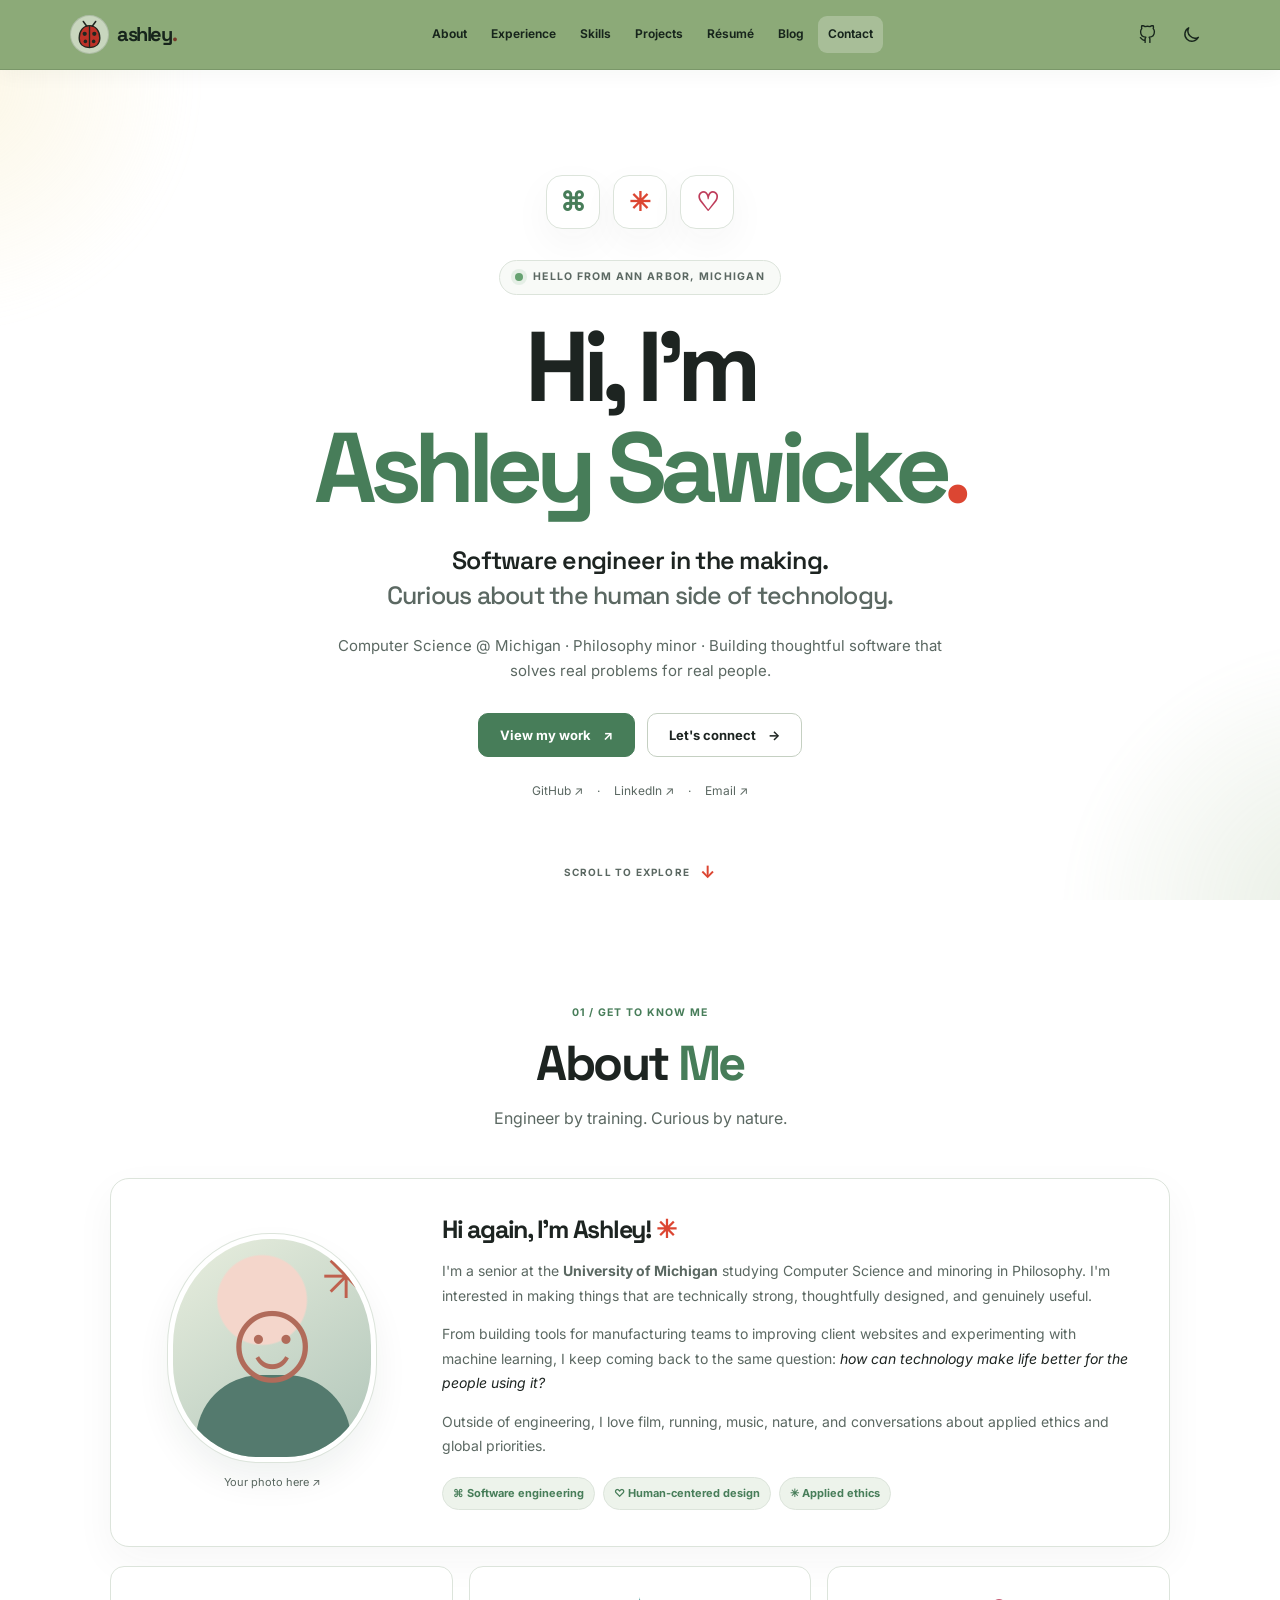
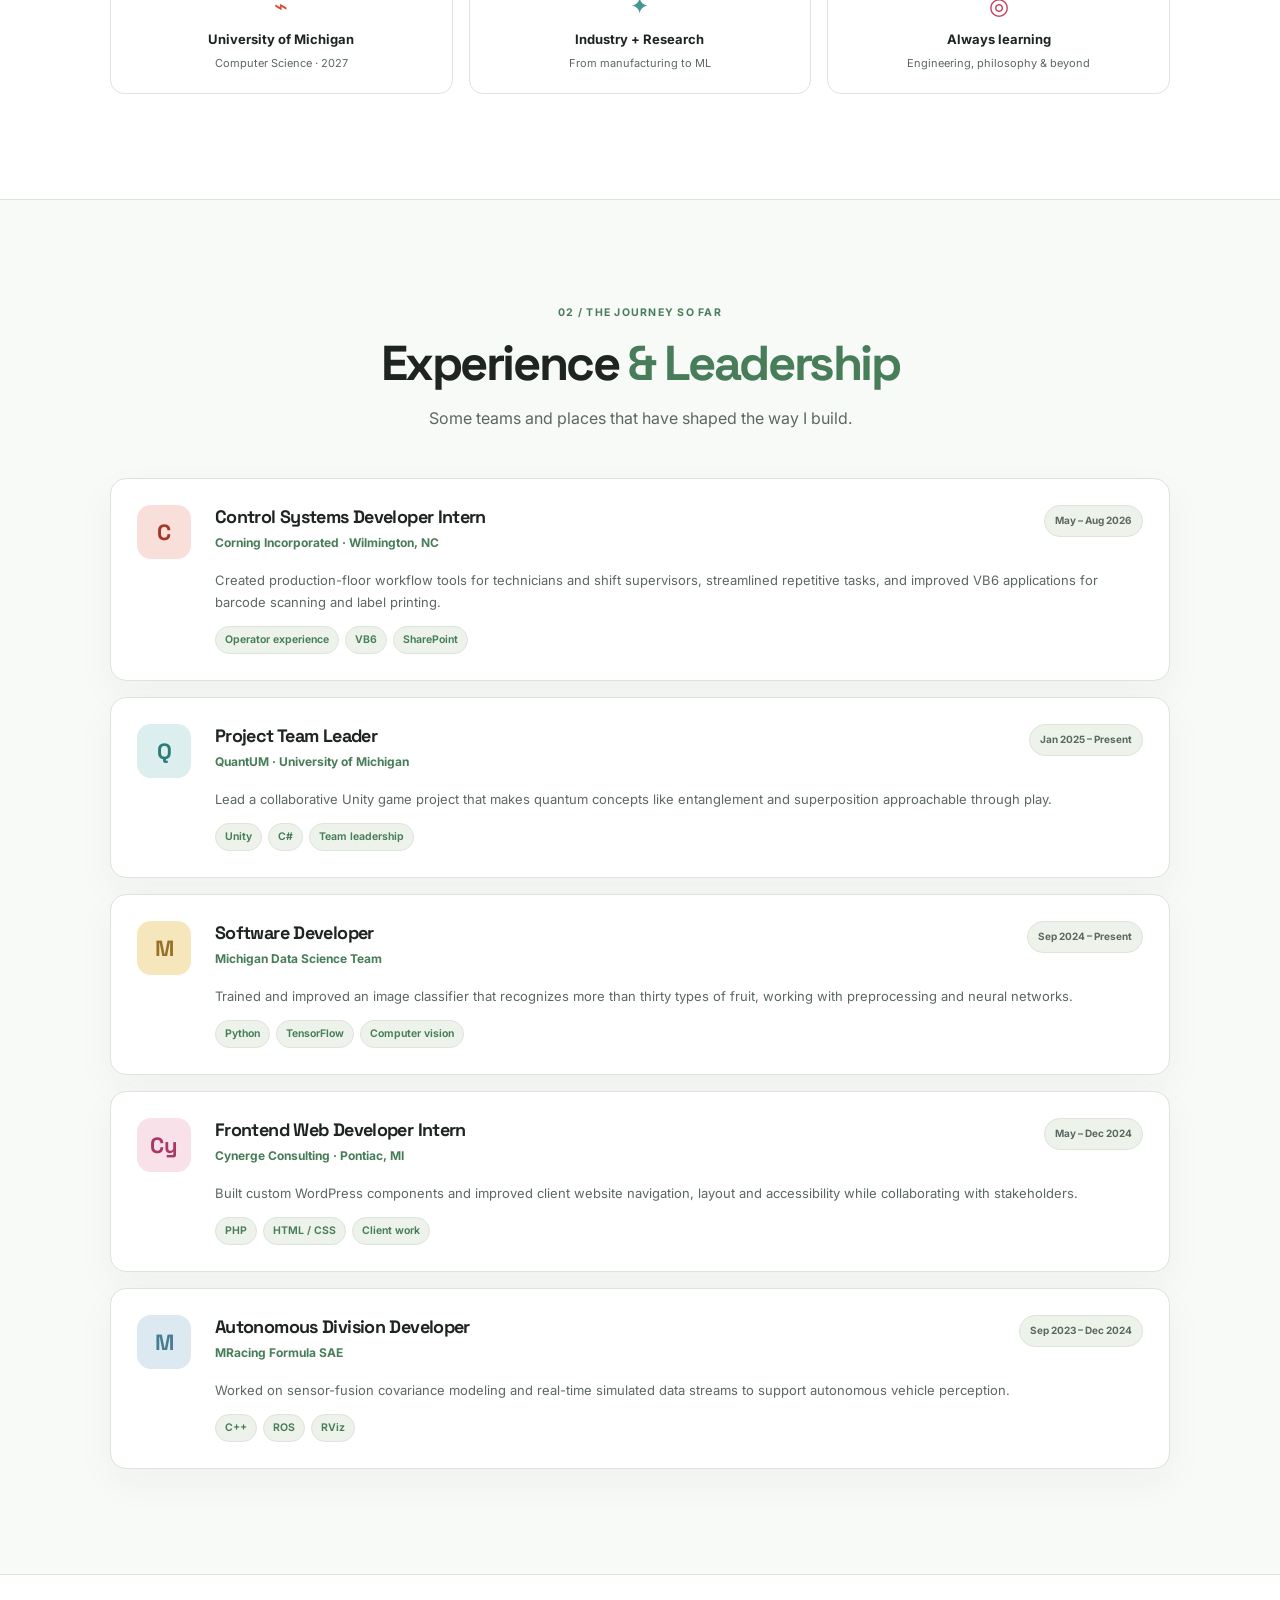
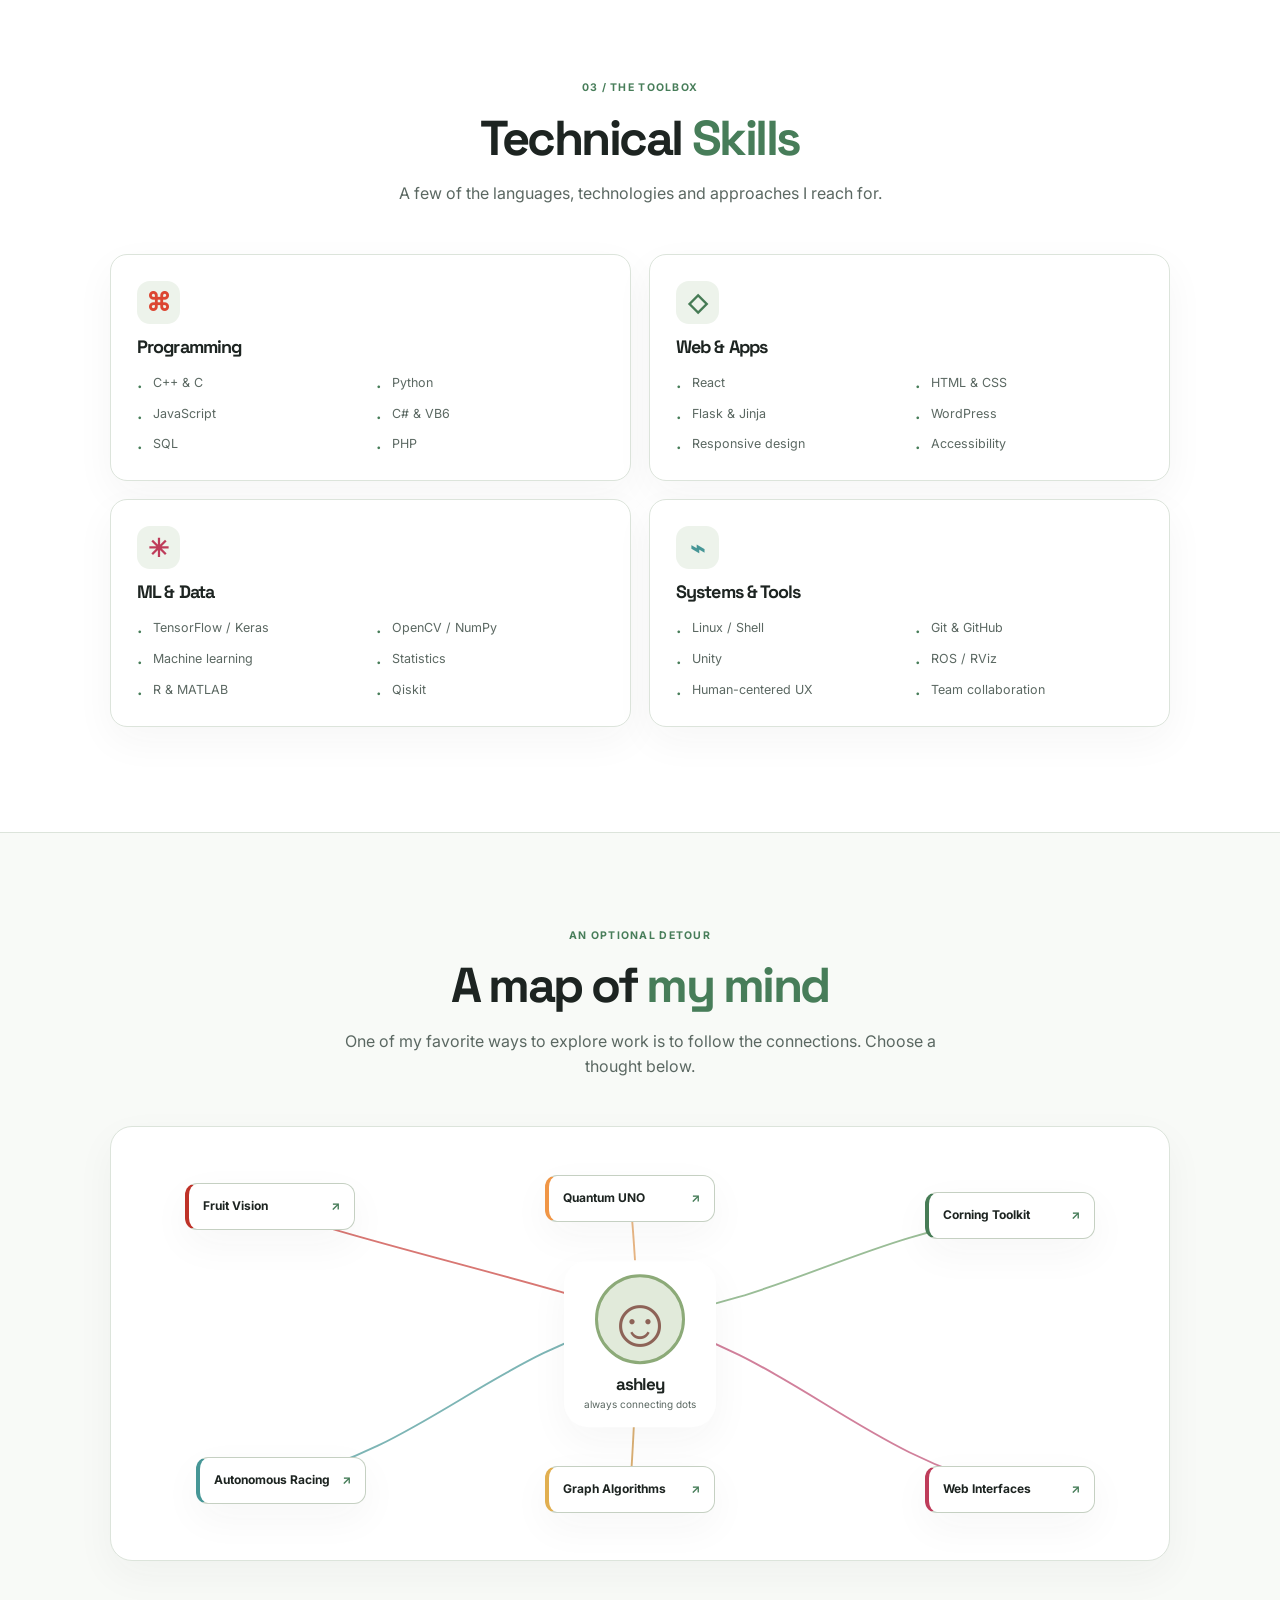
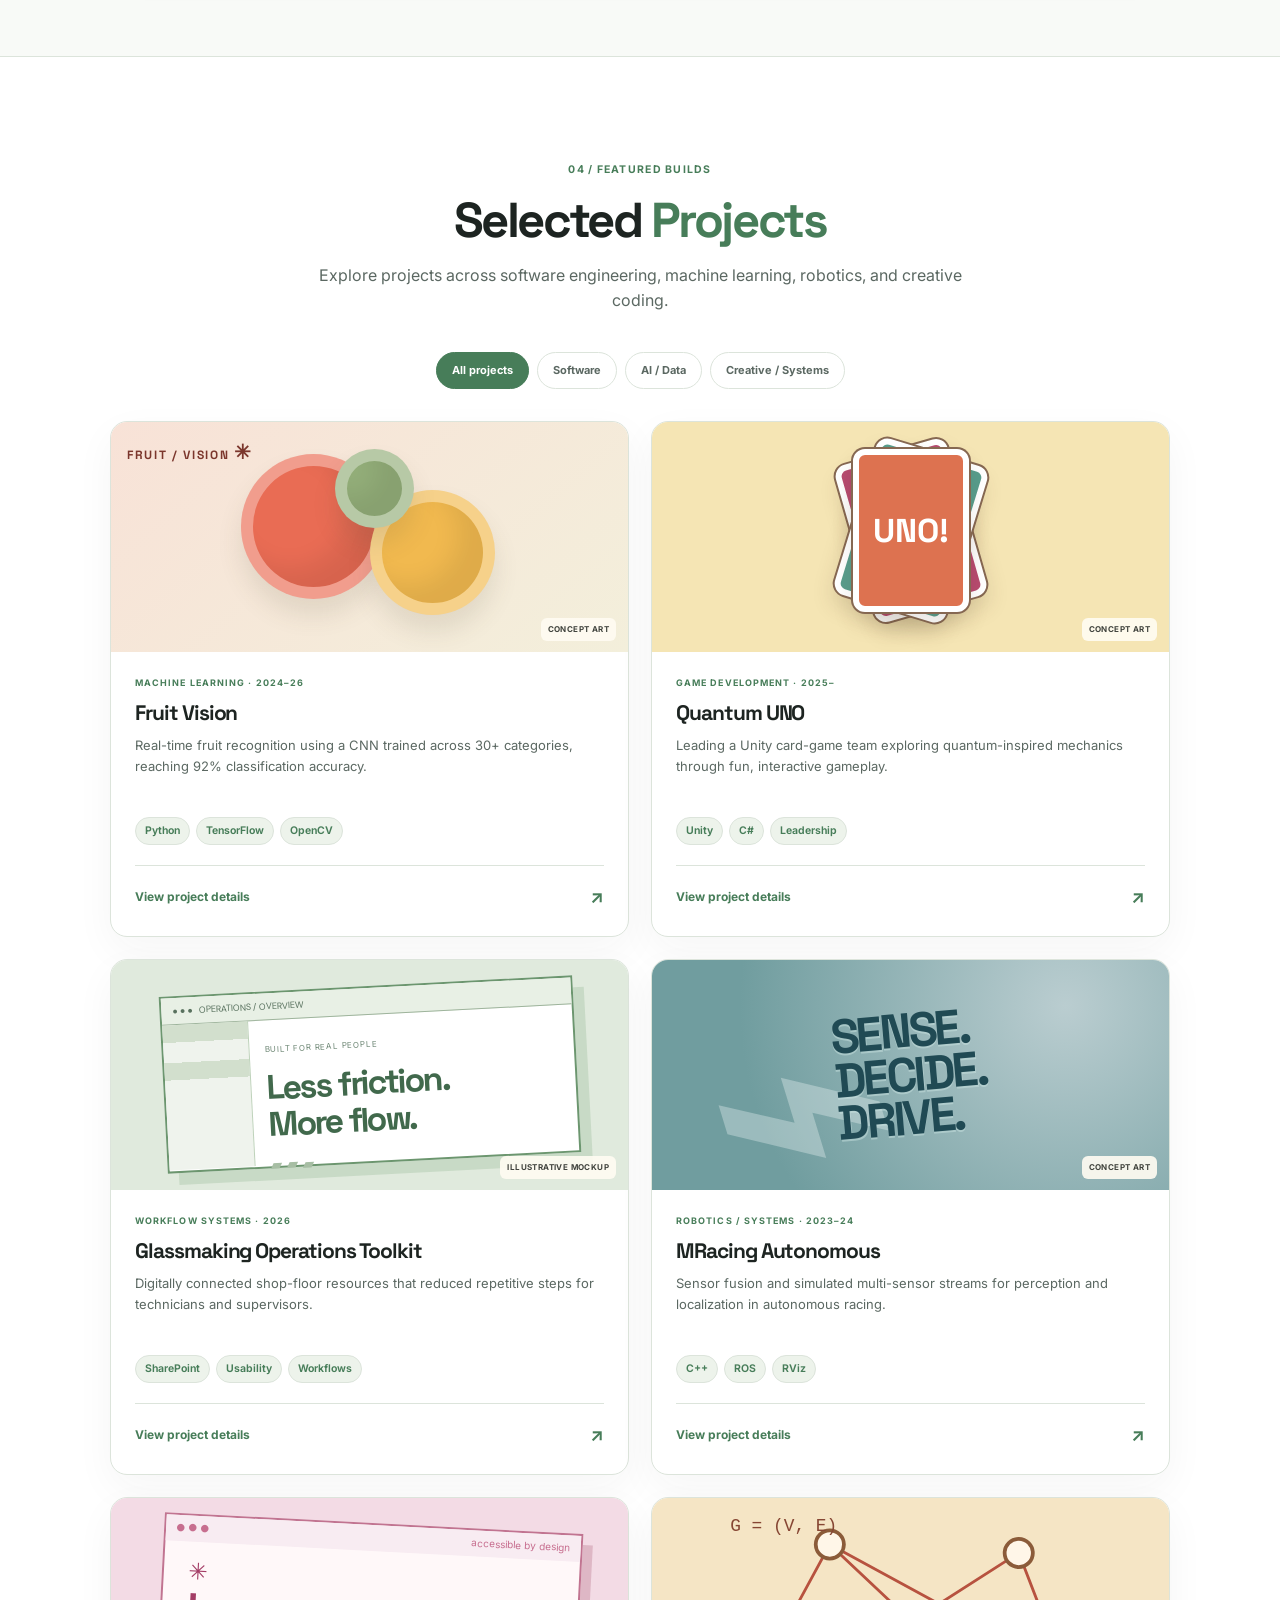
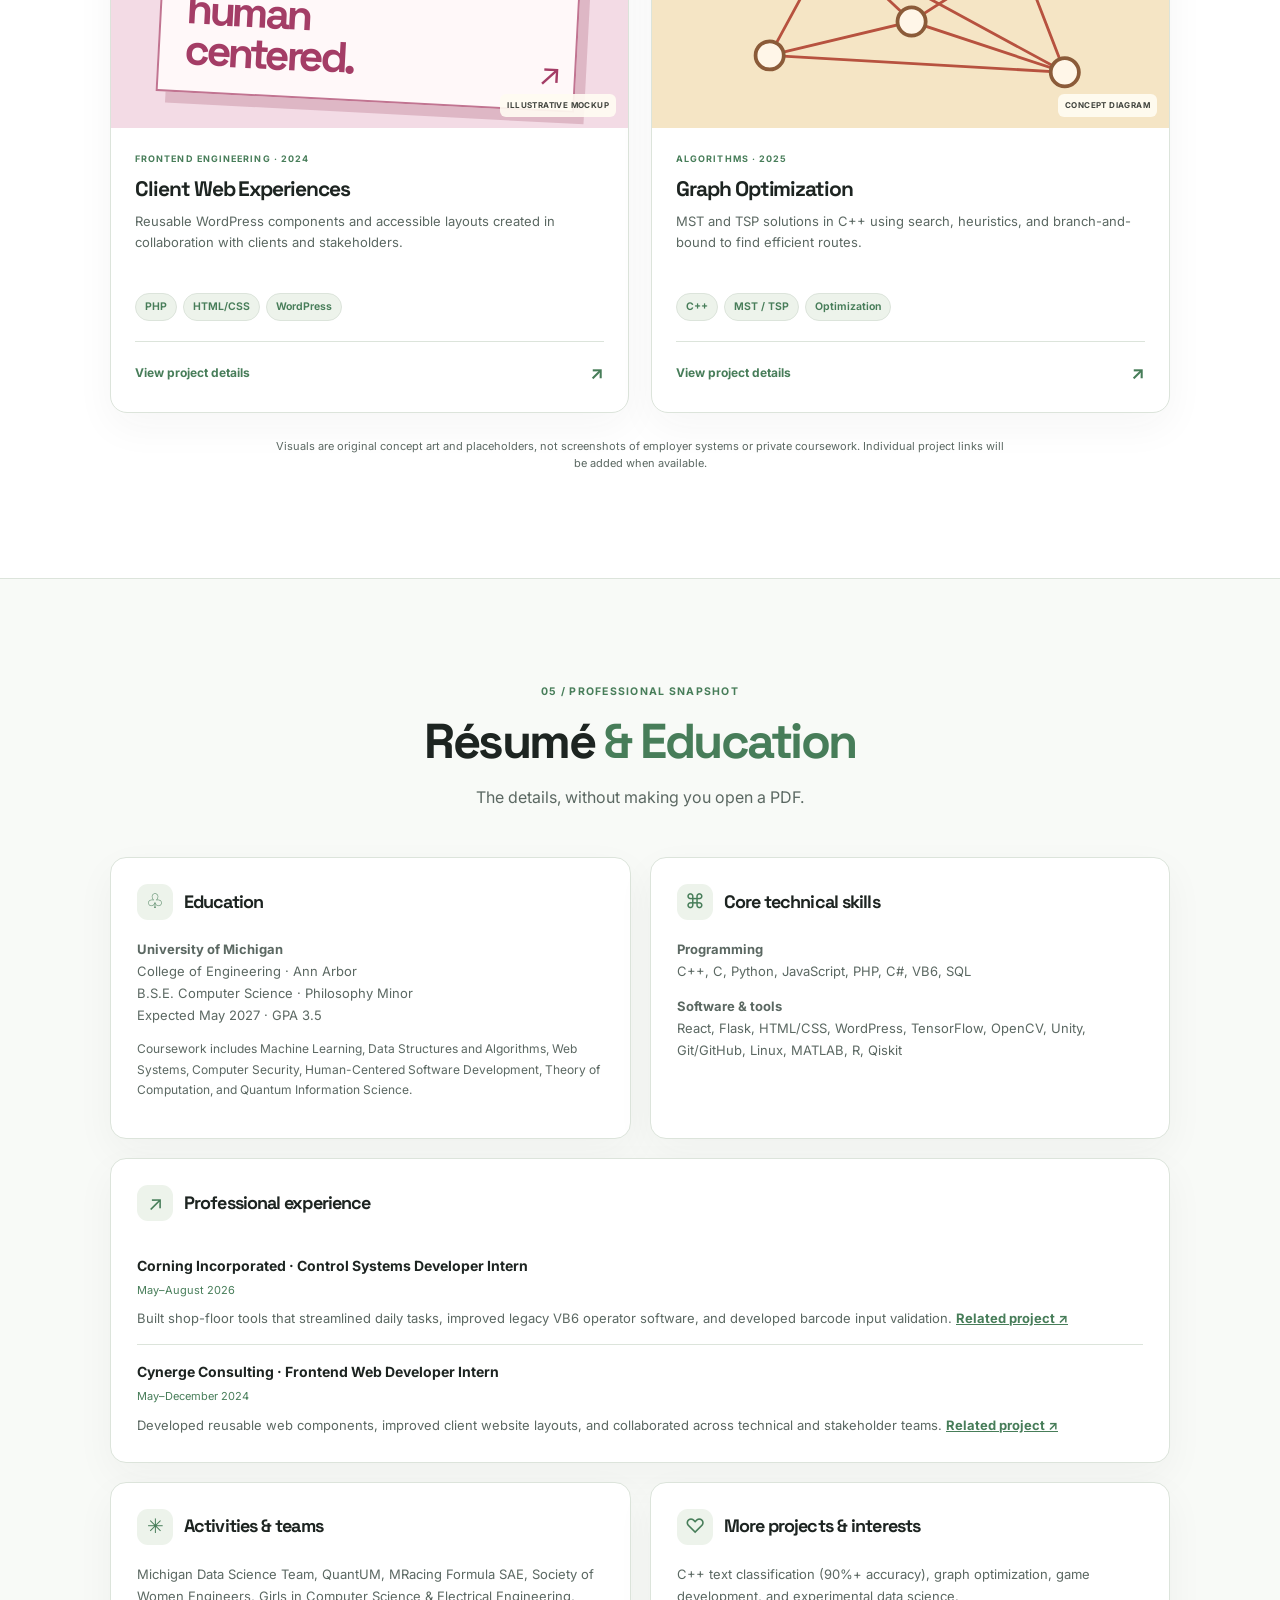
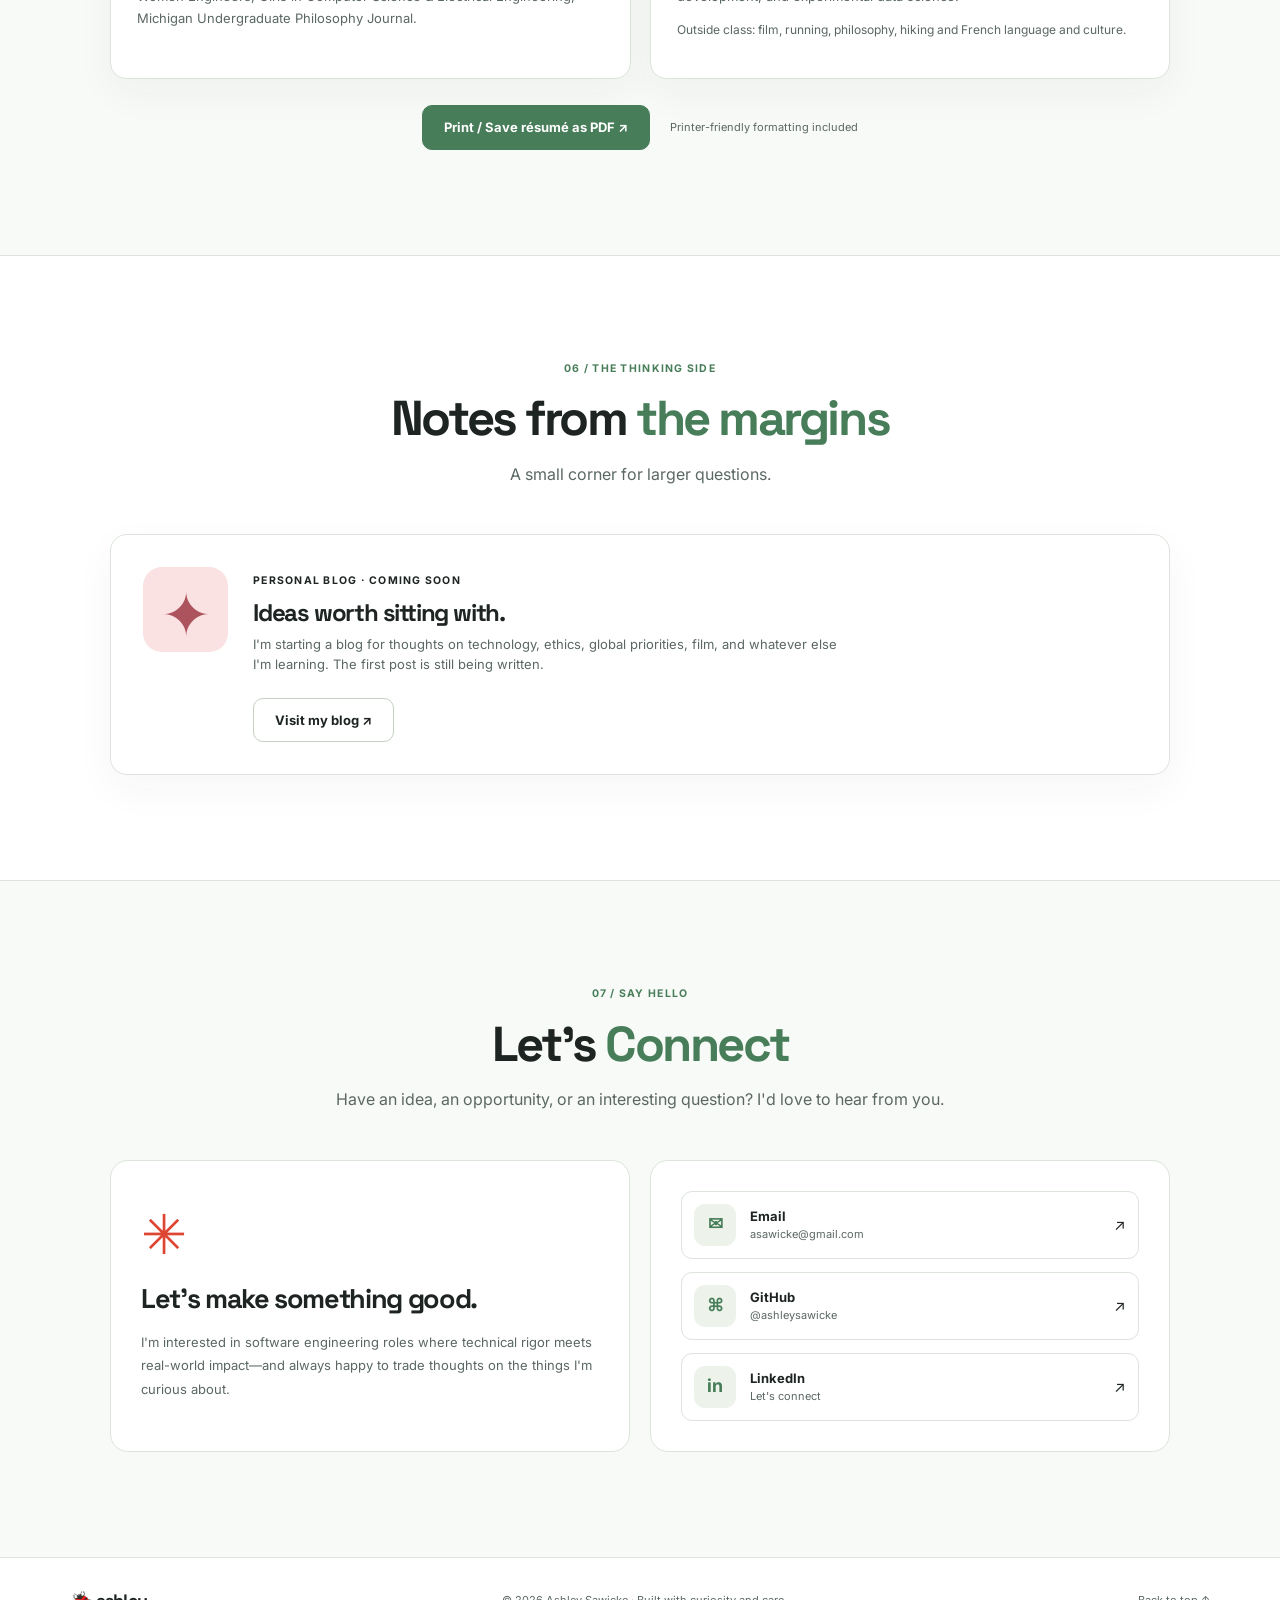
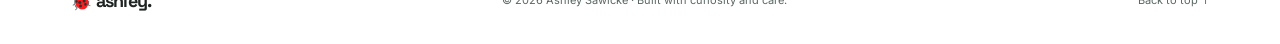
<file: index.html>
<!doctype html>
<html lang="en" data-theme="light">
<head>
<meta charset="utf-8"><meta name="viewport" content="width=device-width, initial-scale=1">
<meta name="theme-color" content="#8caa78">
<meta name="description" content="Ashley Sawicke — University of Michigan software engineering student building useful technology with curiosity and care. Projects, experience, and ideas.">
<title>Ashley Sawicke | Software Engineer & Curious Mind</title>
<meta property="og:title" content="Ashley Sawicke | Software Engineer & Curious Mind">
<meta property="og:description" content="Software, thoughtful design, and the things on my mind.">
<link rel="preconnect" href="https://fonts.googleapis.com"><link rel="preconnect" href="https://fonts.gstatic.com" crossorigin>
<link href="https://fonts.googleapis.com/css2?family=DM+Sans:wght@400;500;600;700;800&family=Inter:wght@400;500;600;700;800&family=Space+Grotesk:wght@400;500;600;700&display=swap" rel="stylesheet">
<link rel="stylesheet" href="style.css"><script defer src="script.js"></script>
<script>try{if(localStorage.getItem('ashley-theme')==='dark')document.documentElement.dataset.theme='dark'}catch(e){}</script>
</head>
<body>
<a class="skip-link" href="#main">Skip to content</a>
<header class="site-header">
  <div class="nav container">
    <a class="logo" href="#home" aria-label="Ashley Sawicke — homepage"><span class="bug" aria-hidden="true"><svg viewBox="0 0 48 48" width="33" height="33" fill="none"><path d="M24 11c-8.9 0-15 7.8-15 18.1C9 38 15 43 24 43s15-5 15-13.9C39 18.8 32.9 11 24 11Z" fill="#BE3228" stroke="#212720" stroke-width="2"/><path d="M24 11v32" stroke="#212720" stroke-width="2"/><g fill="#212720"><circle cx="17" cy="23" r="3.1"/><circle cx="31" cy="23" r="3.1"/><circle cx="18" cy="34" r="2.6"/><circle cx="30" cy="34" r="2.6"/></g><path d="m20 12-5-7m13 7 5-7" stroke="#212720" stroke-width="2.2" stroke-linecap="round"/></svg></span><strong>ashley<span>.</span></strong></a>
    <nav id="site-menu" class="site-menu" aria-label="Primary navigation">
      <a href="#about">About</a><a href="#experience">Experience</a><a href="#skills">Skills</a><a href="#projects">Projects</a><a href="#resume">Résumé</a><a href="blog/">Blog</a><a href="#contact">Contact</a>
    </nav>
    <div class="nav-actions">
      <a class="social-mini" href="https://github.com/ashleysawicke" target="_blank" rel="noopener noreferrer" aria-label="Ashley's GitHub profile"><svg viewBox="0 0 24 24" aria-hidden="true"><path d="M9 19c-4.3 1.4-4.3-2.5-6-3m12 6v-3.9a3.4 3.4 0 0 0-.9-2.7c3.2-.3 6.6-1.5 6.6-7a5.5 5.5 0 0 0-1.5-3.8 5.1 5.1 0 0 0-.1-3.8S17.9.4 15.2 2a13 13 0 0 0-6.4 0C6.1.4 4.9.8 4.9.8a5.1 5.1 0 0 0-.1 3.8 5.5 5.5 0 0 0-1.5 3.8c0 5.4 3.4 6.7 6.6 7A3.4 3.4 0 0 0 9 18.1V22" fill="none" stroke="currentColor" stroke-width="1.7" stroke-linecap="round" stroke-linejoin="round"/></svg></a>
      <button class="theme-toggle" id="theme-toggle" type="button" aria-label="Switch to dark mode" title="Toggle light/dark theme"><svg class="moon" viewBox="0 0 24 24" aria-hidden="true"><path d="M20.7 15.5a9 9 0 0 1-12.2-12A9 9 0 1 0 20.7 15.5Z" fill="none" stroke="currentColor" stroke-width="1.8" stroke-linejoin="round"/></svg><svg class="sun" viewBox="0 0 24 24" aria-hidden="true"><circle cx="12" cy="12" r="4" stroke="currentColor" fill="none" stroke-width="1.8"/><path d="M12 2v2m0 16v2M4.9 4.9l1.4 1.4m11.4 11.4 1.4 1.4M2 12h2m16 0h2M4.9 19.1l1.4-1.4M17.7 6.3l1.4-1.4" stroke="currentColor" stroke-width="1.8" stroke-linecap="round"/></svg></button>
      <button class="menu-button" type="button" id="menu-button" aria-label="Open navigation menu" aria-controls="site-menu" aria-expanded="false"><span></span><span></span><span></span></button>
    </div>
  </div>
</header>
<main id="main">
<section class="hero section" id="home">
  <div class="hero-halo hero-halo-a" aria-hidden="true"></div><div class="hero-halo hero-halo-b" aria-hidden="true"></div>
  <div class="container hero-inner">
    <div class="hero-icons" aria-hidden="true"><span>⌘</span><span>✳</span><span>♡</span></div>
    <p class="eyebrow hero-status"><span class="status-dot"></span> HELLO FROM ANN ARBOR, MICHIGAN</p>
    <h1>Hi, I'm <span class="hero-name">Ashley Sawicke<span class="small-period">.</span></span></h1>
    <p class="hero-tagline">Software engineer in the making.<br><span>Curious about the human side of technology.</span></p>
    <p class="hero-description">Computer Science @ Michigan · Philosophy minor · Building thoughtful software that solves real problems for real people.</p>
    <div class="hero-buttons"><a class="button button-primary" href="#projects">View my work <span aria-hidden="true">↗</span></a><a class="button button-secondary" href="#contact">Let's connect <span aria-hidden="true">→</span></a></div>
    <div class="hero-social"><a href="https://github.com/ashleysawicke" target="_blank" rel="noopener noreferrer">GitHub ↗</a><span>·</span><a href="https://www.linkedin.com/in/ashley-sawicke/" target="_blank" rel="noopener noreferrer">LinkedIn ↗</a><span>·</span><a href="mailto:asawicke@gmail.com">Email ↗</a></div>
    <a class="scroll-cue" href="#about">Scroll to explore <span aria-hidden="true">↓</span></a>
  </div>
</section>

<section id="about" class="section content-section"><div class="container narrow">
  <div class="section-title"><span class="section-kicker">01 / GET TO KNOW ME</span><h2>About <span>Me</span></h2><p>Engineer by training. Curious by nature.</p></div>
  <div class="about-card">
    <div class="about-avatar"><div class="avatar-art" role="img" aria-label="Illustrated portrait placeholder. Replace with Ashley's photo."><span class="avatar-face">☺</span><span class="avatar-spark">✳</span></div><span class="avatar-caption">Your photo here ↗</span></div>
    <div class="about-body"><h3>Hi again, I'm Ashley! <span class="wave" aria-hidden="true">✳</span></h3><p>I'm a senior at the <strong>University of Michigan</strong> studying Computer Science and minoring in Philosophy. I'm interested in making things that are technically strong, thoughtfully designed, and genuinely useful.</p><p>From building tools for manufacturing teams to improving client websites and experimenting with machine learning, I keep coming back to the same question: <em>how can technology make life better for the people using it?</em></p><p>Outside of engineering, I love film, running, music, nature, and conversations about applied ethics and global priorities.</p><div class="about-pills"><span>⌘ Software engineering</span><span>♡ Human-centered design</span><span>✳ Applied ethics</span></div></div>
  </div>
  <div class="quick-facts"><div><span class="fact-icon">⌁</span><strong>University of Michigan</strong><small>Computer Science · 2027</small></div><div><span class="fact-icon">✦</span><strong>Industry + Research</strong><small>From manufacturing to ML</small></div><div><span class="fact-icon">◎</span><strong>Always learning</strong><small>Engineering, philosophy & beyond</small></div></div>
</div></section>

<section id="experience" class="section content-section soft-section"><div class="container narrow">
  <div class="section-title"><span class="section-kicker">02 / THE JOURNEY SO FAR</span><h2>Experience <span>&amp; Leadership</span></h2><p>Some teams and places that have shaped the way I build.</p></div>
  <div class="experience-list">
   <article class="experience-card"><div class="org-icon coral">C</div><div class="experience-main"><div class="experience-top"><div><h3>Control Systems Developer Intern</h3><p class="org-name">Corning Incorporated · Wilmington, NC</p></div><time>May – Aug 2026</time></div><p>Created production-floor workflow tools for technicians and shift supervisors, streamlined repetitive tasks, and improved VB6 applications for barcode scanning and label printing.</p><div class="tags"><span>Operator experience</span><span>VB6</span><span>SharePoint</span></div></div></article>
   <article class="experience-card"><div class="org-icon teal">Q</div><div class="experience-main"><div class="experience-top"><div><h3>Project Team Leader</h3><p class="org-name">QuantUM · University of Michigan</p></div><time>Jan 2025 – Present</time></div><p>Lead a collaborative Unity game project that makes quantum concepts like entanglement and superposition approachable through play.</p><div class="tags"><span>Unity</span><span>C#</span><span>Team leadership</span></div></div></article>
   <article class="experience-card"><div class="org-icon golden">M</div><div class="experience-main"><div class="experience-top"><div><h3>Software Developer</h3><p class="org-name">Michigan Data Science Team</p></div><time>Sep 2024 – Present</time></div><p>Trained and improved an image classifier that recognizes more than thirty types of fruit, working with preprocessing and neural networks.</p><div class="tags"><span>Python</span><span>TensorFlow</span><span>Computer vision</span></div></div></article>
   <article class="experience-card"><div class="org-icon berry">Cy</div><div class="experience-main"><div class="experience-top"><div><h3>Frontend Web Developer Intern</h3><p class="org-name">Cynerge Consulting · Pontiac, MI</p></div><time>May – Dec 2024</time></div><p>Built custom WordPress components and improved client website navigation, layout and accessibility while collaborating with stakeholders.</p><div class="tags"><span>PHP</span><span>HTML / CSS</span><span>Client work</span></div></div></article>
   <article class="experience-card"><div class="org-icon blue">M</div><div class="experience-main"><div class="experience-top"><div><h3>Autonomous Division Developer</h3><p class="org-name">MRacing Formula SAE</p></div><time>Sep 2023 – Dec 2024</time></div><p>Worked on sensor-fusion covariance modeling and real-time simulated data streams to support autonomous vehicle perception.</p><div class="tags"><span>C++</span><span>ROS</span><span>RViz</span></div></div></article>
  </div>
</div></section>

<section id="skills" class="section content-section"><div class="container narrow"><div class="section-title"><span class="section-kicker">03 / THE TOOLBOX</span><h2>Technical <span>Skills</span></h2><p>A few of the languages, technologies and approaches I reach for.</p></div>
  <div class="skill-grid">
   <article class="skill-card"><span class="skill-symbol coral">⌘</span><h3>Programming</h3><ul><li>C++ & C</li><li>Python</li><li>JavaScript</li><li>C# & VB6</li><li>SQL</li><li>PHP</li></ul></article>
   <article class="skill-card"><span class="skill-symbol forest">◇</span><h3>Web & Apps</h3><ul><li>React</li><li>HTML & CSS</li><li>Flask & Jinja</li><li>WordPress</li><li>Responsive design</li><li>Accessibility</li></ul></article>
   <article class="skill-card"><span class="skill-symbol pink">✳</span><h3>ML & Data</h3><ul><li>TensorFlow / Keras</li><li>OpenCV / NumPy</li><li>Machine learning</li><li>Statistics</li><li>R & MATLAB</li><li>Qiskit</li></ul></article>
   <article class="skill-card"><span class="skill-symbol teal">⌁</span><h3>Systems & Tools</h3><ul><li>Linux / Shell</li><li>Git & GitHub</li><li>Unity</li><li>ROS / RViz</li><li>Human-centered UX</li><li>Team collaboration</li></ul></article>
  </div>
</div></section>

<section id="mind" class="section map-section"><div class="container narrow"><div class="section-title"><span class="section-kicker">AN OPTIONAL DETOUR</span><h2>A map of <span>my mind</span></h2><p>One of my favorite ways to explore work is to follow the connections. Choose a thought below.</p></div>
  <div class="mind-canvas" id="mind-canvas" aria-label="Project ideas connected to an illustrated portrait">
   <svg id="mind-lines" aria-hidden="true"></svg>
   <div class="mind-center"><div class="mind-avatar" aria-hidden="true">☺</div><strong>ashley</strong><small>always connecting dots</small></div>
   <a class="mind-node node-1" href="#project-fruit" data-color="#c83e38">Fruit Vision <span>↗</span></a>
   <a class="mind-node node-2" href="#project-uno" data-color="#df9750">Quantum UNO <span>↗</span></a>
   <a class="mind-node node-3" href="#project-toolkit" data-color="#70a16b">Corning Toolkit <span>↗</span></a>
   <a class="mind-node node-4" href="#project-racing" data-color="#469696">Autonomous Racing <span>↗</span></a>
   <a class="mind-node node-5" href="#project-web" data-color="#be4b71">Web Interfaces <span>↗</span></a>
   <a class="mind-node node-6" href="#project-graph" data-color="#ca8d38">Graph Algorithms <span>↗</span></a>
  </div>
</div></section>

<section id="projects" class="section content-section"><div class="container narrow">
  <div class="section-title"><span class="section-kicker">04 / FEATURED BUILDS</span><h2>Selected <span>Projects</span></h2><p>Explore projects across software engineering, machine learning, robotics, and creative coding.</p></div>
  <div class="filter-row" role="group" aria-label="Filter projects"><button class="filter active" data-filter="all" aria-pressed="true">All projects</button><button class="filter" data-filter="software" aria-pressed="false">Software</button><button class="filter" data-filter="ai" aria-pressed="false">AI / Data</button><button class="filter" data-filter="creative" aria-pressed="false">Creative / Systems</button></div>
  <div class="project-grid">
   <article class="project-card" id="project-fruit" data-category="ai"><div class="project-visual art-fruit"><div class="fruit-shapes" aria-hidden="true"><i></i><i></i><i></i></div><span class="visual-label">FRUIT / VISION <b>✳</b></span><span class="placeholder-badge">CONCEPT ART</span></div><div class="project-details"><span class="project-kind">MACHINE LEARNING · 2024–26</span><h3>Fruit Vision</h3><p>Real-time fruit recognition using a CNN trained across 30+ categories, reaching 92% classification accuracy.</p><div class="tags"><span>Python</span><span>TensorFlow</span><span>OpenCV</span></div><button class="project-open" data-project="fruit">View project details <span>↗</span></button></div></article>
   <article class="project-card" id="project-uno" data-category="creative"><div class="project-visual art-uno"><div class="uno-cards" aria-hidden="true"><i>⚛</i><i>UNO!</i><i>✧</i></div><span class="placeholder-badge">CONCEPT ART</span></div><div class="project-details"><span class="project-kind">GAME DEVELOPMENT · 2025–</span><h3>Quantum UNO</h3><p>Leading a Unity card-game team exploring quantum-inspired mechanics through fun, interactive gameplay.</p><div class="tags"><span>Unity</span><span>C#</span><span>Leadership</span></div><button class="project-open" data-project="uno">View project details <span>↗</span></button></div></article>
   <article class="project-card" id="project-toolkit" data-category="software"><div class="project-visual art-tools"><div class="fake-window" aria-hidden="true"><div class="window-header">● ● ● &nbsp; OPERATIONS / OVERVIEW</div><div class="window-body"><span class="window-side"></span><div><small>BUILT FOR REAL PEOPLE</small><strong>Less friction.<br>More flow.</strong><em>▰ ▰ ▰</em></div></div></div><span class="placeholder-badge">ILLUSTRATIVE MOCKUP</span></div><div class="project-details"><span class="project-kind">WORKFLOW SYSTEMS · 2026</span><h3>Glassmaking Operations Toolkit</h3><p>Digitally connected shop-floor resources that reduced repetitive steps for technicians and supervisors.</p><div class="tags"><span>SharePoint</span><span>Usability</span><span>Workflows</span></div><button class="project-open" data-project="toolkit">View project details <span>↗</span></button></div></article>
   <article class="project-card" id="project-racing" data-category="creative"><div class="project-visual art-racing"><span class="track" aria-hidden="true">⌁</span><span class="racing-type">SENSE.<br>DECIDE.<br>DRIVE.</span><span class="placeholder-badge">CONCEPT ART</span></div><div class="project-details"><span class="project-kind">ROBOTICS / SYSTEMS · 2023–24</span><h3>MRacing Autonomous</h3><p>Sensor fusion and simulated multi-sensor streams for perception and localization in autonomous racing.</p><div class="tags"><span>C++</span><span>ROS</span><span>RViz</span></div><button class="project-open" data-project="racing">View project details <span>↗</span></button></div></article>
   <article class="project-card" id="project-web" data-category="software"><div class="project-visual art-web"><div class="web-mock" aria-hidden="true"><div>● ● ● <span>accessible by design</span></div><section><span>✳</span><strong>human<br>centered.</strong><small>↗</small></section></div><span class="placeholder-badge">ILLUSTRATIVE MOCKUP</span></div><div class="project-details"><span class="project-kind">FRONTEND ENGINEERING · 2024</span><h3>Client Web Experiences</h3><p>Reusable WordPress components and accessible layouts created in collaboration with clients and stakeholders.</p><div class="tags"><span>PHP</span><span>HTML/CSS</span><span>WordPress</span></div><button class="project-open" data-project="web">View project details <span>↗</span></button></div></article>
   <article class="project-card" id="project-graph" data-category="software"><div class="project-visual art-graph"><svg viewBox="0 0 420 230" aria-label="Illustration of a network of five connected graph nodes" role="img"><g stroke="#b7523f" stroke-width="3" fill="none"><path d="M60 160 124 42 211 124 325 51 374 178 211 124 60 160 374 178 124 42"/></g><g fill="#fff6e8" stroke="#8b5b39" stroke-width="4"><circle cx="60" cy="160" r="15"/><circle cx="124" cy="42" r="15"/><circle cx="211" cy="124" r="15"/><circle cx="325" cy="51" r="15"/><circle cx="374" cy="178" r="15"/></g><text x="18" y="28" font-size="19" font-family="monospace" fill="#864633">G = (V, E)</text></svg><span class="placeholder-badge">CONCEPT DIAGRAM</span></div><div class="project-details"><span class="project-kind">ALGORITHMS · 2025</span><h3>Graph Optimization</h3><p>MST and TSP solutions in C++ using search, heuristics, and branch-and-bound to find efficient routes.</p><div class="tags"><span>C++</span><span>MST / TSP</span><span>Optimization</span></div><button class="project-open" data-project="graph">View project details <span>↗</span></button></div></article>
  </div><p class="project-disclaimer">Visuals are original concept art and placeholders, not screenshots of employer systems or private coursework. Individual project links will be added when available.</p>
</div></section>

<section id="resume" class="section content-section soft-section"><div class="container narrow">
 <div class="section-title"><span class="section-kicker">05 / PROFESSIONAL SNAPSHOT</span><h2>Résumé <span>&amp; Education</span></h2><p>The details, without making you open a PDF.</p></div>
 <div class="resume-columns">
  <div class="resume-panel"><div class="panel-title"><span class="panel-icon">♧</span><h3>Education</h3></div><p><strong>University of Michigan</strong><br>College of Engineering · Ann Arbor<br>B.S.E. Computer Science · Philosophy Minor<br>Expected May 2027 · GPA 3.5</p><p class="tiny-copy">Coursework includes Machine Learning, Data Structures and Algorithms, Web Systems, Computer Security, Human-Centered Software Development, Theory of Computation, and Quantum Information Science.</p></div>
  <div class="resume-panel"><div class="panel-title"><span class="panel-icon">⌘</span><h3>Core technical skills</h3></div><p><strong>Programming</strong><br>C++, C, Python, JavaScript, PHP, C#, VB6, SQL</p><p><strong>Software & tools</strong><br>React, Flask, HTML/CSS, WordPress, TensorFlow, OpenCV, Unity, Git/GitHub, Linux, MATLAB, R, Qiskit</p></div>
  <div class="resume-panel resume-wide"><div class="panel-title"><span class="panel-icon">↗</span><h3>Professional experience</h3></div><div class="resume-line"><strong>Corning Incorporated · Control Systems Developer Intern</strong><span>May–August 2026</span><p>Built shop-floor tools that streamlined daily tasks, improved legacy VB6 operator software, and developed barcode input validation. <a href="#project-toolkit">Related project ↗</a></p></div><div class="resume-line"><strong>Cynerge Consulting · Frontend Web Developer Intern</strong><span>May–December 2024</span><p>Developed reusable web components, improved client website layouts, and collaborated across technical and stakeholder teams. <a href="#project-web">Related project ↗</a></p></div></div>
  <div class="resume-panel"><div class="panel-title"><span class="panel-icon">✳</span><h3>Activities & teams</h3></div><p>Michigan Data Science Team, QuantUM, MRacing Formula SAE, Society of Women Engineers, Girls in Computer Science & Electrical Engineering, Michigan Undergraduate Philosophy Journal.</p></div>
  <div class="resume-panel"><div class="panel-title"><span class="panel-icon">♡</span><h3>More projects & interests</h3></div><p>C++ text classification (90%+ accuracy), graph optimization, game development, and experimental data science.</p><p class="tiny-copy">Outside class: film, running, philosophy, hiking and French language and culture.</p></div>
 </div>
 <div class="resume-footer"><button type="button" class="button button-primary" id="print-resume">Print / Save résumé as PDF ↗</button><span>Printer-friendly formatting included</span></div>
</div></section>

<section id="writing" class="section content-section"><div class="container narrow">
 <div class="section-title"><span class="section-kicker">06 / THE THINKING SIDE</span><h2>Notes from <span>the margins</span></h2><p>A small corner for larger questions.</p></div>
 <div class="writing-preview"><div class="writing-icon">✦</div><div><span class="eyebrow">PERSONAL BLOG · COMING SOON</span><h3>Ideas worth sitting with.</h3><p>I'm starting a blog for thoughts on technology, ethics, global priorities, film, and whatever else I'm learning. The first post is still being written.</p><a href="blog/" class="button button-secondary">Visit my blog ↗</a></div></div>
</div></section>

<section id="contact" class="section content-section contact-section"><div class="container narrow">
 <div class="section-title"><span class="section-kicker">07 / SAY HELLO</span><h2>Let's <span>Connect</span></h2><p>Have an idea, an opportunity, or an interesting question? I'd love to hear from you.</p></div>
 <div class="contact-panel"><div class="contact-copy"><span class="contact-symbol" aria-hidden="true">✳</span><h3>Let's make something good.</h3><p>I'm interested in software engineering roles where technical rigor meets real-world impact—and always happy to trade thoughts on the things I'm curious about.</p></div><div class="contact-options"><a href="mailto:asawicke@gmail.com"><span class="contact-icon">✉</span><span><strong>Email</strong><small>asawicke@gmail.com</small></span><span aria-hidden="true">↗</span></a><a href="https://github.com/ashleysawicke" target="_blank" rel="noopener noreferrer"><span class="contact-icon">⌘</span><span><strong>GitHub</strong><small>@ashleysawicke</small></span><span aria-hidden="true">↗</span></a><a href="https://www.linkedin.com/in/ashley-sawicke/" target="_blank" rel="noopener noreferrer"><span class="contact-icon">in</span><span><strong>LinkedIn</strong><small>Let's connect</small></span><span aria-hidden="true">↗</span></a></div></div>
</div></section>
</main>
<footer class="footer"><div class="container"><a href="#home" class="footer-logo" aria-label="Back to homepage">🐞 ashley.</a><p>© <span id="year">2026</span> Ashley Sawicke · Built with curiosity and care.</p><a href="#home">Back to top ↑</a></div></footer>

<dialog id="project-dialog" class="project-dialog" aria-labelledby="dialog-title"><div class="dialog-header"><span id="dialog-label" class="eyebrow">PROJECT NOTES</span><button type="button" class="dialog-close" id="dialog-close" aria-label="Close project details">×</button></div><h2 id="dialog-title"></h2><p id="dialog-description"></p><h3>The work</h3><p id="dialog-work"></p><h3>What I learned</h3><p id="dialog-learned"></p><div id="dialog-tags" class="tags"></div><div class="dialog-footer"><a class="button button-secondary" href="#contact" id="dialog-contact">Ask me about this ↗</a></div></dialog>
</body></html>
</file>
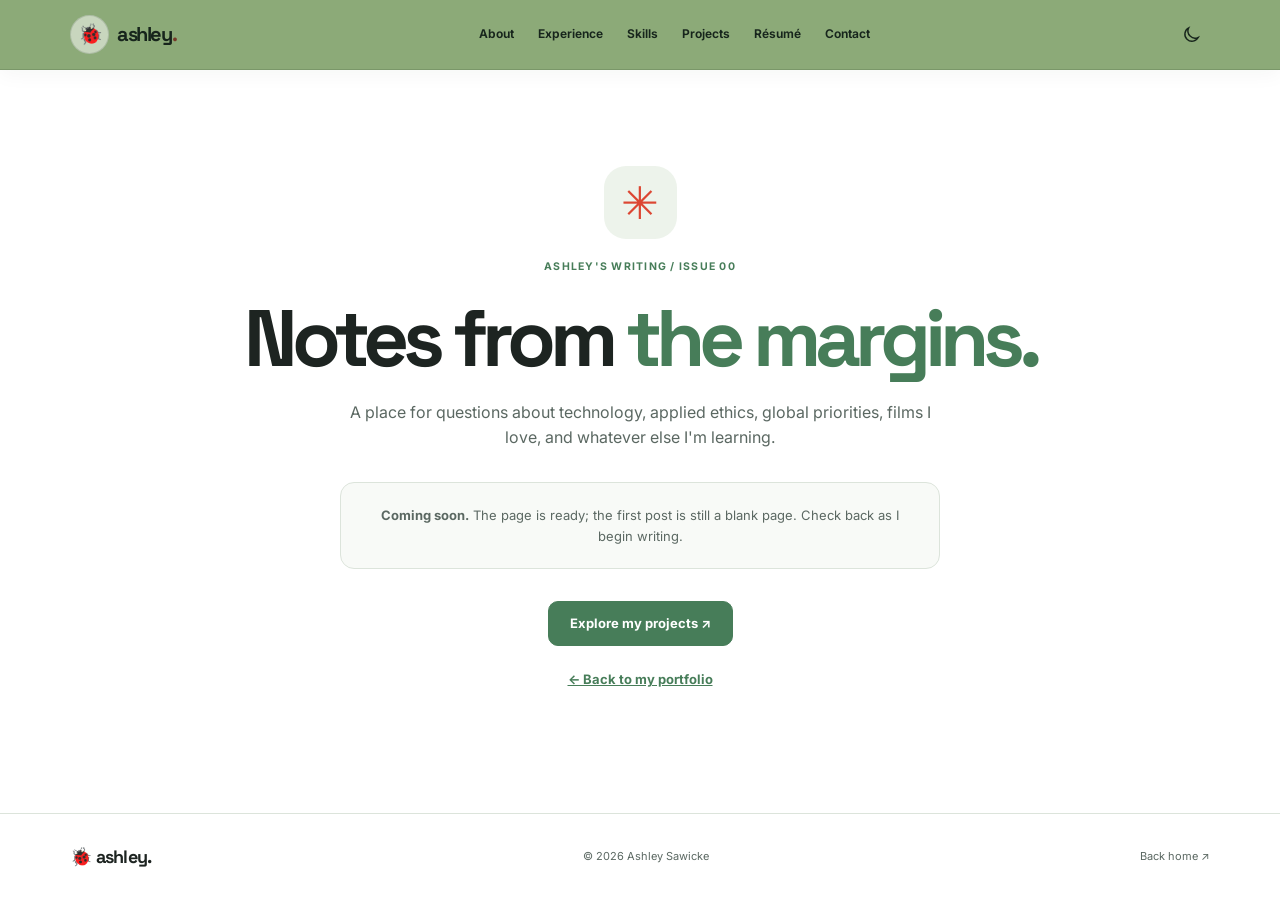
<file: blog/index.html>
<!doctype html><html lang="en" data-theme="light">
<head><meta charset="utf-8"><meta name="viewport" content="width=device-width,initial-scale=1"><meta name="theme-color" content="#8caa78"><meta name="description" content="Ashley Sawicke's personal blog — software, philosophy, film, and interesting questions."><title>Writing | Ashley Sawicke</title><link rel="preconnect" href="https://fonts.googleapis.com"><link rel="preconnect" href="https://fonts.gstatic.com" crossorigin><link href="https://fonts.googleapis.com/css2?family=Inter:wght@400;500;600;700&family=Space+Grotesk:wght@400;500;600;700&display=swap" rel="stylesheet"><link rel="stylesheet" href="../style.css"><script>try{if(localStorage.getItem('ashley-theme')==='dark')document.documentElement.dataset.theme='dark'}catch(e){}</script><script src="../script.js" defer></script><style>.blog-main{flex:1;display:flex;align-items:center;justify-content:center;text-align:center;min-height:calc(100vh - 160px);padding:90px 0}.blog-main h1{font:700 clamp(47px,7vw,80px)/1.05 'Space Grotesk';letter-spacing:-.075em;margin:20px auto;max-width:800px}.blog-main h1 span{color:var(--primary)}.blog-main p{font-size:16px;max-width:610px;margin:0 auto 25px}.blog-symbol{height:73px;width:73px;margin:0 auto 20px;border-radius:22px;background:var(--pill);color:var(--coral);display:grid;place-items:center;font-size:45px}.blog-box{padding:22px;margin:32px auto;max-width:600px;background:var(--surface-alt);border:1px solid var(--line);border-radius:14px;color:var(--muted);font-size:13px}body{min-height:100vh;display:flex;flex-direction:column}</style></head>
<body><a class="skip-link" href="#main">Skip to content</a><header class="site-header"><div class="nav container"><a class="logo" href="../#home" aria-label="Back to Ashley's homepage"><span class="bug" aria-hidden="true">🐞</span><strong>ashley<span>.</span></strong></a><nav class="site-menu" id="site-menu" aria-label="Blog navigation"><a href="../#about">About</a><a href="../#experience">Experience</a><a href="../#skills">Skills</a><a href="../#projects">Projects</a><a href="../#resume">Résumé</a><a href="../#contact">Contact</a></nav><div class="nav-actions"><button class="theme-toggle" id="theme-toggle" type="button" aria-label="Switch to dark mode" title="Toggle light/dark theme"><svg class="moon" viewBox="0 0 24 24" aria-hidden="true"><path d="M20.7 15.5a9 9 0 0 1-12.2-12A9 9 0 1 0 20.7 15.5Z" fill="none" stroke="currentColor" stroke-width="1.8"/></svg><svg class="sun" viewBox="0 0 24 24" aria-hidden="true"><circle cx="12" cy="12" r="4" stroke="currentColor" fill="none" stroke-width="2"/><path d="M12 2v2m0 16v2M2 12h2m16 0h2M5 5l2 2m10 10 2 2M5 19l2-2m10-10 2-2" stroke="currentColor" stroke-width="1.8"/></svg></button><button class="menu-button" type="button" id="menu-button" aria-controls="site-menu" aria-expanded="false" aria-label="Open navigation menu"><span></span><span></span><span></span></button></div></div></header>
<main id="main" class="blog-main"><div class="container"><div class="blog-symbol" aria-hidden="true">✳</div><span class="section-kicker">ASHLEY'S WRITING / ISSUE 00</span><h1>Notes from <span>the margins.</span></h1><p>A place for questions about technology, applied ethics, global priorities, films I love, and whatever else I'm learning.</p><div class="blog-box"><strong>Coming soon.</strong> The page is ready; the first post is still a blank page. Check back as I begin writing.</div><a href="../#projects" class="button button-primary">Explore my projects ↗</a><p style="margin-top:20px"><a href="../#home" style="color:var(--primary);font-size:13px;font-weight:700">← Back to my portfolio</a></p></div></main><footer class="footer"><div class="container"><a class="footer-logo" href="../#home">🐞 ashley.</a><p>© <span id="year">2026</span> Ashley Sawicke</p><a href="../#home">Back home ↗</a></div></footer></body></html>
</file>
<file: style.css>
:root{color-scheme:light;--bg:#ffffff;--surface:#ffffff;--surface-alt:#f8faf7;--ink:#1d2421;--muted:#5b6862;--line:#dce4db;--line-strong:#c5d0c2;--nav:rgb(140,170,120);--nav-ink:#17251c;--sage:rgb(140,170,120);--forest:#467b55;--coral:rgb(220,70,50);--rust:rgb(190,50,40);--pink:rgb(232,120,150);--berry:rgb(190,60,90);--orange:rgb(240,150,70);--gold:rgb(225,175,80);--butter:rgb(245,230,180);--rose:rgb(245,200,190);--teal:rgb(70,150,150);--blue:rgb(140,175,190);--primary:#477d59;--primary-contrast:#fff;--pill:#edf3eb;--shadow:0 14px 40px rgba(35,52,36,.045);--card-hover:0 20px 45px rgba(35,52,36,.1)}
html[data-theme="dark"]{color-scheme:dark;--bg:#101917;--surface:#17221f;--surface-alt:#13201c;--ink:#eff5ed;--muted:#b4c3b8;--line:#304338;--line-strong:#405849;--nav:#58724d;--nav-ink:#f6f9f5;--primary:#a2c596;--primary-contrast:#111d17;--pill:#283a30;--shadow:0 14px 44px rgba(0,0,0,.18);--card-hover:0 18px 42px rgba(0,0,0,.31)}
*{box-sizing:border-box}html{scroll-behavior:smooth;scroll-padding-top:88px}body{background:var(--bg);color:var(--ink);margin:0;font:15px/1.58 'Inter','DM Sans',sans-serif;-webkit-font-smoothing:antialiased;transition:background-color .2s,color .2s}button,a{font:inherit}button{cursor:pointer}a{color:inherit}a:focus-visible,button:focus-visible{outline:3px solid var(--coral);outline-offset:4px}p,h1,h2,h3,h4{margin-top:0}p{color:var(--muted)}h1,h2,h3,h4{font-family:'Space Grotesk','Inter',sans-serif;letter-spacing:-.05em;line-height:1.13}.container{width:min(1140px,calc(100% - 48px));margin:auto}.narrow{max-width:1060px}.skip-link{position:absolute;z-index:200;top:-80px;left:16px;background:var(--surface);padding:10px 16px}.skip-link:focus{top:10px}.section{padding:105px 0}.eyebrow,.section-kicker,.project-kind,.hero-status,.scroll-cue,.placeholder-badge{font-size:10.5px;letter-spacing:.12em;font-weight:700;text-transform:uppercase}.section-title{text-align:center;max-width:780px;margin:0 auto 47px}.section-kicker{color:var(--primary);display:block;margin-bottom:14px}.section-title h2{font-size:clamp(34px,4.3vw,49px);margin:0 0 15px;font-weight:700}.section-title h2 span{color:var(--primary)}.section-title>p{font-size:16px;margin:0 auto;max-width:650px}.content-section{position:relative}.soft-section{background:var(--surface-alt);border-block:1px solid var(--line)}.site-header{height:70px;position:sticky;top:0;z-index:90;border-bottom:1px solid rgba(20,42,25,.15);background:var(--nav);color:var(--nav-ink);box-shadow:0 4px 20px rgba(25,50,25,.045)}.nav{height:100%;display:flex;align-items:center;gap:21px}.logo{display:flex;align-items:center;gap:8px;font-family:'Space Grotesk';font-size:20px;text-decoration:none;letter-spacing:-.07em;white-space:nowrap}.logo strong span{color:#763a28}.bug{height:39px;width:39px;background:rgba(255,255,255,.52);border:1px solid rgba(31,49,31,.15);border-radius:50%;display:grid;place-items:center;transition:transform .2s}.logo:hover .bug{transform:rotate(18deg)}.site-menu{display:flex;gap:4px;margin:auto}.site-menu a{font-size:12px;text-decoration:none;font-weight:650;padding:9px 10px;border-radius:9px;transition:background .2s,color .2s}.site-menu a:hover,.site-menu a.active{background:rgba(255,255,255,.24)}.nav-actions{display:flex;gap:7px;align-items:center}.social-mini,.theme-toggle,.menu-button{border:0;background:transparent;color:inherit;display:grid;place-items:center;height:37px;width:37px;border-radius:10px}.social-mini:hover,.theme-toggle:hover,.menu-button:hover{background:rgba(255,255,255,.24)}.social-mini svg,.theme-toggle svg{width:19px;height:19px}.theme-toggle .sun{display:none}html[data-theme="dark"] .theme-toggle .sun{display:block}html[data-theme="dark"] .theme-toggle .moon{display:none}.menu-button{display:none}.menu-button span{display:block;width:20px;height:2px;background:currentColor;margin:2px auto;border-radius:2px}
/* Hero: centered, restrained, reference-inspired */
.hero{min-height:690px;height:calc(100svh - 70px);max-height:850px;display:flex;align-items:center;position:relative;overflow:hidden;background:var(--bg);text-align:center}.hero-halo{position:absolute;border-radius:50%;pointer-events:none;filter:blur(15px);opacity:.35}.hero-halo-a{width:520px;height:520px;left:-310px;top:-250px;background:radial-gradient(circle,var(--butter),transparent 66%)}.hero-halo-b{width:570px;height:570px;right:-340px;bottom:-300px;background:radial-gradient(circle,var(--sage),transparent 67%);opacity:.2}.hero-inner{position:relative;z-index:2;display:flex;flex-direction:column;align-items:center}.hero-icons{display:flex;gap:13px;align-items:center;justify-content:center;margin-bottom:31px}.hero-icons span{height:54px;width:54px;border-radius:16px;border:1px solid var(--line);background:var(--surface);color:var(--primary);box-shadow:var(--shadow);display:grid;place-items:center;font:600 26px 'Space Grotesk';transition:transform .2s}.hero-icons span:nth-child(2){color:var(--coral)}.hero-icons span:nth-child(3){color:var(--berry)}.hero-icons span:hover{transform:translateY(-5px) rotate(5deg)}.hero-status{display:inline-flex;gap:10px;align-items:center;border:1px solid var(--line);border-radius:40px;background:var(--surface-alt);padding:8px 15px;color:var(--muted);margin-bottom:22px}.status-dot{width:8px;height:8px;border-radius:50%;background:#66a271;box-shadow:0 0 0 4px rgba(102,162,113,.13)}.hero h1{font-size:clamp(57px,8vw,99px);font-weight:750;line-height:1.02;letter-spacing:-.075em;margin:0}.hero-name{color:var(--primary);display:block}.small-period{color:var(--coral)}.hero-tagline{margin:24px 0 0;font-family:'Space Grotesk';font-size:clamp(18px,2.5vw,25px);font-weight:600;color:var(--ink);line-height:1.4;letter-spacing:-.03em}.hero-tagline span{color:var(--muted);font-weight:500}.hero-description{margin:20px auto 0;max-width:610px;font-size:15px;line-height:1.7}.hero-buttons{display:flex;justify-content:center;gap:12px;margin-top:29px}.button{display:inline-flex;align-items:center;justify-content:center;gap:12px;padding:11px 21px;min-height:44px;font-weight:700;font-size:13px;border-radius:10px;text-decoration:none;border:1px solid transparent;white-space:nowrap;transition:transform .2s,background .2s,box-shadow .2s}.button:hover{transform:translateY(-2px)}.button-primary{background:var(--primary);color:var(--primary-contrast);border-color:var(--primary)}.button-primary:hover{box-shadow:0 9px 20px rgba(63,115,73,.19)}.button-secondary{background:var(--surface);color:var(--ink);border-color:var(--line-strong)}.button-secondary:hover{border-color:var(--primary)}.hero-social{margin-top:25px;display:flex;gap:14px;align-items:center;color:var(--muted);font-size:12px}.hero-social a{text-decoration:none}.hero-social a:hover{color:var(--primary)}.scroll-cue{position:absolute;top:calc(100% + 58px);text-decoration:none;color:var(--muted);white-space:nowrap;display:flex;gap:10px;align-items:center;font-size:10px}.scroll-cue span{font-size:17px;color:var(--coral)}
/* About */
.about-card{display:grid;grid-template-columns:250px 1fr;gap:45px;align-items:center;background:var(--surface);border:1px solid var(--line);border-radius:19px;padding:36px;box-shadow:var(--shadow)}.about-avatar{text-align:center}.avatar-art{height:228px;width:208px;max-width:100%;border-radius:49% 49% 43% 43%;display:flex;align-items:center;justify-content:center;position:relative;overflow:hidden;margin:auto;background:radial-gradient(circle at 45% 28%,#f4d6cb 0 23%,transparent 24%),linear-gradient(145deg,#e8eede,#b0c5b9);border:5px solid var(--surface);outline:1px solid var(--line);box-shadow:0 18px 35px #16352310}.avatar-art:after{content:"";position:absolute;width:155px;height:130px;border-radius:65px 65px 0 0;left:23px;bottom:-48px;background:#547a6e}.avatar-face{font:120px 'Space Grotesk';color:#b16b5a;z-index:1;transform:translateY(-9px)}.avatar-spark{position:absolute;font:60px 'Space Grotesk';color:#bf604e;top:0;right:0}.avatar-caption{display:block;font-size:11px;color:var(--muted);margin-top:12px}.about-body h3{font-size:25px;margin-bottom:16px}.wave{color:var(--coral)}.about-body p{font-size:14px;line-height:1.75;margin-bottom:14px}.about-body p em{color:var(--ink)}.about-pills{display:flex;flex-wrap:wrap;gap:8px;margin-top:18px}.about-pills span{font-size:11px;padding:7px 10px;border-radius:30px;background:var(--pill);border:1px solid var(--line);color:var(--primary);font-weight:700}.quick-facts{display:grid;grid-template-columns:repeat(3,1fr);gap:16px;margin-top:19px}.quick-facts>div{background:var(--surface);border:1px solid var(--line);border-radius:14px;padding:21px 16px;display:flex;flex-direction:column;align-items:center;text-align:center;gap:5px}.fact-icon{font-size:23px;color:var(--coral);height:36px}.quick-facts>div:nth-child(2) .fact-icon{color:var(--teal)}.quick-facts>div:nth-child(3) .fact-icon{color:var(--berry)}.quick-facts strong{font-size:13px}.quick-facts small{font-size:11px;color:var(--muted)}
/* Experience */
.experience-list{display:grid;gap:16px}.experience-card{display:flex;align-items:flex-start;gap:24px;background:var(--surface);border:1px solid var(--line);padding:26px;border-radius:16px;box-shadow:var(--shadow);transition:transform .2s,border .2s}.experience-card:hover{transform:translateY(-3px);border-color:var(--line-strong)}.org-icon{flex:0 0 54px;width:54px;height:54px;border-radius:14px;display:grid;place-items:center;font-family:'Space Grotesk';font-weight:700;font-size:22px}.org-icon.coral{background:#f9dfd9;color:#a33828}.org-icon.teal{background:#dceeed;color:#2d7c79}.org-icon.golden{background:#f5e7bb;color:#987029}.org-icon.berry{background:#f9e1ea;color:#a43a65}.org-icon.blue{background:#dce9f1;color:#477c91}.experience-main{flex:1;min-width:0}.experience-top{display:flex;align-items:flex-start;justify-content:space-between;gap:18px}.experience-top h3{font-size:18px;letter-spacing:-.035em;margin:2px 0 6px}.org-name{font-size:12px;color:var(--primary);font-weight:700;margin:0 0 11px}.experience-top time{white-space:nowrap;background:var(--pill);border:1px solid var(--line);border-radius:24px;color:var(--muted);font-size:10px;font-weight:700;padding:7px 10px}.experience-main>p{font-size:13px;line-height:1.7;margin:5px 0 13px}.tags{display:flex;flex-wrap:wrap;gap:6px}.tags span{font-size:10.5px;font-weight:650;padding:5px 9px;color:var(--primary);background:var(--pill);border:1px solid var(--line);border-radius:22px}
/* Skills */
.skill-grid{display:grid;grid-template-columns:repeat(2,minmax(0,1fr));gap:18px}.skill-card{background:var(--surface);border:1px solid var(--line);border-radius:17px;padding:26px;box-shadow:var(--shadow);transition:border-color .2s,transform .2s}.skill-card:hover{border-color:var(--line-strong);transform:translateY(-3px)}.skill-symbol{height:43px;width:43px;border-radius:13px;background:var(--pill);display:grid;place-items:center;font:600 25px 'Space Grotesk';margin-bottom:13px}.skill-symbol.coral{color:var(--coral)}.skill-symbol.forest{color:var(--forest)}.skill-symbol.pink{color:var(--berry)}.skill-symbol.teal{color:var(--teal)}.skill-card h3{font-size:18px;margin:0 0 16px}.skill-card ul{list-style:none;padding:0;margin:0;display:grid;grid-template-columns:repeat(2,minmax(0,1fr));gap:11px}.skill-card li{font-size:12.5px;color:var(--muted);padding-left:16px;position:relative}.skill-card li:before{content:"·";position:absolute;left:0;top:-3px;font-size:21px;color:var(--primary)}
/* Mind map — only this section uses organic connectors, no paper grid */
.map-section{padding:95px 0;background:var(--surface-alt);border-top:1px solid var(--line);border-bottom:1px solid var(--line)}.mind-canvas{height:435px;border:1px solid var(--line);border-radius:22px;background:var(--surface);position:relative;overflow:hidden;box-shadow:var(--shadow)}.mind-canvas svg{position:absolute;inset:0;height:100%;width:100%;z-index:0;pointer-events:none}.mind-canvas svg path{fill:none;stroke-width:1.9;stroke-linecap:round;opacity:.7}.mind-center{position:absolute;top:50%;left:50%;transform:translate(-50%,-50%);display:flex;flex-direction:column;align-items:center;z-index:2;background:var(--surface);padding:14px 20px;border-radius:24px;box-shadow:var(--shadow)}.mind-avatar{height:90px;width:90px;border-radius:50%;display:grid;place-items:center;font:70px 'Space Grotesk';background:#e1eada;color:#8d6357;border:3px solid var(--sage)}.mind-center strong{font-family:'Space Grotesk';font-size:17px;margin-top:7px;letter-spacing:-.05em}.mind-center small{color:var(--muted);font-size:10px;white-space:nowrap}.mind-node{position:absolute;display:flex;align-items:center;justify-content:space-between;gap:12px;z-index:2;min-width:170px;background:var(--surface);color:var(--ink);padding:13px 14px;border:1px solid var(--line-strong);border-left:4px solid var(--coral);border-radius:12px;box-shadow:var(--shadow);text-decoration:none;font-weight:700;font-size:12px;transition:transform .2s,box-shadow .2s}.mind-node span{color:var(--primary)}.mind-node:hover{transform:translateY(-4px);box-shadow:var(--card-hover)}.node-1{top:13%;left:7%;border-left-color:var(--rust)}.node-2{top:11%;left:41%;border-left-color:var(--orange)}.node-3{top:15%;right:7%;border-left-color:var(--forest)}.node-4{bottom:13%;left:8%;border-left-color:var(--teal)}.node-5{bottom:11%;right:7%;border-left-color:var(--berry)}.node-6{bottom:11%;left:41%;border-left-color:var(--gold)}
/* Projects */
.filter-row{display:flex;align-items:center;justify-content:center;flex-wrap:wrap;gap:8px;margin:-9px 0 32px}.filter{border:1px solid var(--line);background:var(--surface);padding:9px 15px;border-radius:24px;font-size:11px;font-weight:700;color:var(--muted);transition:background .2s}.filter:hover{background:var(--pill)}.filter.active{background:var(--primary);color:var(--primary-contrast);border-color:var(--primary)}.project-grid{display:grid;grid-template-columns:repeat(2,minmax(0,1fr));gap:22px}.project-card{border:1px solid var(--line);background:var(--surface);border-radius:17px;overflow:hidden;box-shadow:var(--shadow);transition:transform .2s,box-shadow .2s}.project-card:hover{transform:translateY(-5px);box-shadow:var(--card-hover)}.project-card[hidden]{display:none!important}.project-visual{height:230px;position:relative;overflow:hidden;display:flex;align-items:center;justify-content:center}.placeholder-badge{position:absolute;bottom:11px;right:12px;background:#fffcf2e8;color:#40433d;border-radius:6px;padding:5px 7px;font-size:8px;letter-spacing:.05em}.project-details{padding:24px}.project-kind{display:block;font-size:9px;color:var(--primary);margin-bottom:11px}.project-details h3{font-size:21px;margin:0 0 10px}.project-details>p{font-size:13px;line-height:1.65;min-height:65px;margin:0}.project-details .tags{margin-top:17px}.project-open{display:flex;align-items:center;justify-content:space-between;width:100%;border:0;border-top:1px solid var(--line);background:transparent;color:var(--primary);padding:17px 0 0;margin-top:20px;text-align:left;font-weight:700;font-size:12px}.project-open span{font-size:18px}.project-open:hover{color:var(--coral)}.project-disclaimer{font-size:11px;text-align:center;margin:25px auto 0;max-width:740px}.art-fruit{background:linear-gradient(140deg,#f8e2d7,#f3efdb)}.fruit-shapes{position:relative;width:290px;height:180px}.fruit-shapes i{position:absolute;border-radius:50%;border:12px solid #fff5;box-shadow:inset -24px -18px 25px #00000014,0 16px 25px #594c3b20}.fruit-shapes i:nth-child(1){width:145px;height:145px;background:#e96c54;left:16px;top:7px}.fruit-shapes i:nth-child(2){width:125px;height:125px;background:#f1b94f;left:145px;top:43px}.fruit-shapes i:nth-child(3){width:79px;height:79px;background:#93ae79;left:110px;top:2px}.visual-label{position:absolute;left:16px;top:17px;font:700 12px 'Space Grotesk';color:#7b362c;letter-spacing:.14em}.visual-label b{font-size:20px}.art-uno{background:#f5e5b4}.uno-cards{position:relative;height:175px;width:340px}.uno-cards i{position:absolute;top:0;left:112px;width:116px;height:163px;display:grid;place-items:center;font:700 33px 'Space Grotesk';color:#fff;border:6px solid #fff;border-radius:12px;box-shadow:0 0 0 2px #866852,0 12px 21px #48362122;background:#b84b70;transform:rotate(-16deg)}.uno-cards i:nth-child(2){background:#dd7250;transform:rotate(0);z-index:2}.uno-cards i:nth-child(3){background:#589d8c;transform:rotate(17deg)}.art-tools{background:#e0eadd}.fake-window{width:80%;height:77%;background:#fff;transform:rotate(-3deg);border:2px solid #6c966f;box-shadow:11px 12px 0 #9cbd9c5c}.window-header{background:#e8f0e5;border-bottom:1px solid #9eb49c;padding:7px 11px;color:#58715e;font:9px 'DM Sans'}.window-body{display:flex;height:calc(100% - 28px)}.window-side{width:21%;background:linear-gradient(#d2dfcd 0 12%,#eff3ed 12% 26%,#d2dfcd 26% 38%,#eff3ed 38%);border-right:1px solid #bed2ba}.window-body>div{padding:15px}.window-body small{font-size:8px;letter-spacing:.1em;color:#708977}.window-body strong{display:block;font:700 clamp(24px,3vw,34px)/1.1 'Space Grotesk';letter-spacing:-.07em;color:#41694c;margin:10px 0}.window-body em{font-style:normal;color:#a7bea4}.art-racing{background:radial-gradient(circle at 80% 20%,#bacdd0,#709d9f 72%)}.track{position:absolute;left:10%;top:-60px;font:400 320px 'Space Grotesk';color:#eff7f756;transform:rotate(-17deg)}.racing-type{position:relative;font:700 48px/.91 'Space Grotesk';letter-spacing:-.07em;color:#204a54;text-shadow:0 2px 0 #c7e2e080;transform:rotate(-5deg)}.art-web{background:#f3dbe5}.web-mock{width:81%;height:78%;background:#fff8f9;border:2px solid #c17491;box-shadow:10px 11px 0 #c48b9d73;transform:rotate(3deg)}.web-mock>div{padding:5px 10px;background:#f8ecf2;font-size:10px;color:#c76e8f}.web-mock>div span{float:right}.web-mock section{padding:12px 25px;color:#a43d66;position:relative}.web-mock section>span{font-size:23px}.web-mock section strong{display:block;font:700 43px/.95 'Space Grotesk';letter-spacing:-.08em}.web-mock section small{position:absolute;right:12px;bottom:4px;font-size:31px}.art-graph{background:#f5e5c5}.art-graph svg{width:90%;max-height:94%}
/* Resume */
.resume-columns{display:grid;grid-template-columns:1fr 1fr;gap:19px}.resume-panel{background:var(--surface);border:1px solid var(--line);border-radius:16px;padding:26px;box-shadow:var(--shadow)}.resume-wide{grid-column:1/-1}.panel-title{display:flex;align-items:center;gap:11px;margin-bottom:18px}.panel-title h3{font-size:18px;margin:0}.panel-icon{height:36px;width:36px;border-radius:11px;background:var(--pill);color:var(--primary);display:grid;place-items:center;font-size:20px}.resume-panel p{font-size:13px;line-height:1.7}.resume-panel .tiny-copy{font-size:12px}.resume-line{padding:15px 0;border-bottom:1px solid var(--line)}.resume-line:last-child{border-bottom:0;padding-bottom:0}.resume-line strong{font-size:14px}.resume-line span{display:block;color:var(--primary);font-size:11px;margin:4px 0 8px}.resume-line p{margin:0}.resume-line a{color:var(--primary);font-weight:700}.resume-footer{display:flex;justify-content:center;align-items:center;gap:20px;margin-top:26px}.resume-footer span{color:var(--muted);font-size:11px}
/* Writing + Contact */
.writing-preview{display:flex;gap:25px;align-items:flex-start;border:1px solid var(--line);border-radius:17px;background:var(--surface);padding:32px;box-shadow:var(--shadow)}.writing-icon{height:85px;width:85px;flex:0 0 85px;border-radius:19px;display:grid;place-items:center;font-size:60px;color:#ac535e;background:#fae2e2}.writing-preview h3{font-size:24px;margin:8px 0}.writing-preview p{font-size:13px;max-width:590px}.writing-preview .button{margin-top:10px}.contact-section{background:var(--surface-alt);border-top:1px solid var(--line)}.contact-panel{display:grid;grid-template-columns:1fr 1fr;gap:20px}.contact-copy,.contact-options{background:var(--surface);border:1px solid var(--line);border-radius:18px;padding:30px}.contact-symbol{font-size:55px;color:var(--coral)}.contact-copy h3{font-size:27px;margin:7px 0 16px}.contact-copy p{font-size:13px;line-height:1.8}.contact-options{display:grid;gap:13px}.contact-options>a{display:flex;align-items:center;gap:14px;text-decoration:none;padding:12px;border:1px solid var(--line);border-radius:11px;transition:background .2s}.contact-options>a:hover{background:var(--pill)}.contact-options>a>span:nth-child(2){display:flex;flex-direction:column;flex:1}.contact-options strong{font-size:13px}.contact-options small{font-size:11px;color:var(--muted)}.contact-icon{height:42px;width:42px;display:grid;place-items:center;border-radius:11px;background:var(--pill);color:var(--primary);font-weight:700;font-size:18px}.footer{padding:29px 0;border-top:1px solid var(--line);background:var(--surface)}.footer>.container{display:flex;align-items:center;justify-content:space-between;gap:20px}.footer-logo{text-decoration:none;font-family:'Space Grotesk';font-weight:700;letter-spacing:-.04em;font-size:18px}.footer p,.footer a:last-child{color:var(--muted);font-size:11px;text-decoration:none;margin:0}
/* Project dialog */
.project-dialog{width:min(650px,calc(100% - 28px));max-height:min(86vh,790px);border-radius:19px;background:var(--surface);color:var(--ink);border:1px solid var(--line);padding:31px 34px;box-shadow:0 25px 90px #0006;overflow-y:auto}.project-dialog::backdrop{background:#121a16a6;backdrop-filter:blur(3px)}.dialog-header{display:flex;justify-content:space-between;align-items:center;color:var(--primary)}.dialog-close{border:1px solid var(--line);height:37px;width:37px;border-radius:9px;background:var(--surface-alt);color:var(--ink);font-size:27px;line-height:1}.project-dialog h2{font-size:34px;margin:19px 0 14px}.project-dialog h3{font-size:17px;margin:23px 0 8px}.project-dialog p{font-size:14px;line-height:1.7}.project-dialog .tags{margin-top:23px}.dialog-footer{margin-top:26px}
@media(max-width:1040px){.site-menu a{font-size:11px;padding:8px}.nav{gap:12px}.hero{min-height:620px}.mind-node{min-width:149px}.node-1{left:4%}.node-3{right:4%}.node-4{left:4%}.node-5{right:4%}}
@media(max-width:900px){.menu-button{display:block}.site-menu{display:none;position:absolute;top:69px;left:0;right:0;background:var(--nav);padding:14px 24px 22px;box-shadow:0 18px 26px #09191126;border-bottom:1px solid rgba(0,0,0,.2);flex-direction:column;gap:4px}.site-menu.open{display:flex}.site-menu a{font-size:14px;padding:12px}.nav-actions{margin-left:auto}.hero{min-height:630px}.section{padding:80px 0}.mind-node{min-width:135px}.node-2,.node-6{left:39%}}
@media(max-width:690px){.container{width:calc(100% - 34px)}.hero{min-height:655px;height:calc(100svh - 70px);max-height:none;padding:65px 0}.hero-icons span{width:47px;height:47px}.hero h1{font-size:clamp(46px,12.5vw,73px)}.hero-tagline{font-size:20px}.hero-description{font-size:13px}.scroll-cue{top:calc(100% + 34px)}.section-title h2{font-size:36px}.section-title>p{font-size:14px}.about-card{grid-template-columns:1fr;padding:24px;gap:22px}.about-avatar{display:flex;align-items:center;flex-direction:column}.avatar-art{width:165px;height:177px}.avatar-art:after{left:15px}.quick-facts{grid-template-columns:1fr}.quick-facts>div{padding:15px}.experience-card{padding:20px;gap:13px}.org-icon{width:42px;height:42px;flex-basis:42px;font-size:16px}.experience-top{display:block}.experience-top time{display:inline-block;margin:0 0 11px}.experience-top h3{font-size:17px}.skill-grid,.project-grid,.resume-columns,.contact-panel{grid-template-columns:1fr}.resume-wide{grid-column:auto}.project-visual{height:225px}.mind-canvas{height:540px;display:grid;grid-template-columns:1fr 1fr;gap:10px;align-content:end;padding:17px}.mind-canvas svg{display:none}.mind-center{top:17px;left:50%;transform:translateX(-50%);padding:5px 9px;box-shadow:none}.mind-avatar{width:64px;height:64px;font-size:52px}.mind-center small{font-size:9px}.mind-node{position:static;min-width:0;font-size:11px;padding:12px 9px;gap:3px}.node-1{grid-column:1}.node-2{grid-column:2}.writing-preview{display:block}.writing-icon{height:65px;width:65px;font-size:41px;margin-bottom:21px}.resume-footer{flex-direction:column;gap:7px}.footer>.container{flex-direction:column;text-align:center}.footer p{order:3}}
@media(max-width:420px){.hero-buttons{flex-direction:column;width:100%;max-width:260px}.hero-status{font-size:9px}.hero h1{font-size:44px}.hero{min-height:690px}.experience-card{display:block}.org-icon{margin-bottom:12px}.project-details{padding:20px}.skill-card ul{gap:7px}.hero-description{max-width:300px}.mind-canvas{height:570px}}
@media(prefers-reduced-motion:reduce){html{scroll-behavior:auto}*,*:before,*:after{animation:none!important;transition:none!important}}
@media print{.site-header,.hero,.section-about,.experience-list,.section-experience,.section-skills,.map-section,.section-projects,.section-writing,.section-contact,.footer,.resume-footer{display:none!important}#resume{padding:12px;background:white;color:#151515}#resume .resume-panel{box-shadow:none;break-inside:avoid}#resume .section-title{margin-bottom:10px}#resume .section-title h2{font-size:25px}#resume .resume-columns{gap:8px}#resume .resume-panel{padding:14px}body{font-size:12px}}

/* Keep the native résumé useful when printing or saving to PDF. */
@media print{main>section:not(#resume){display:none!important}#resume{display:block!important}#resume .section-title>p{display:none}}
</file>
